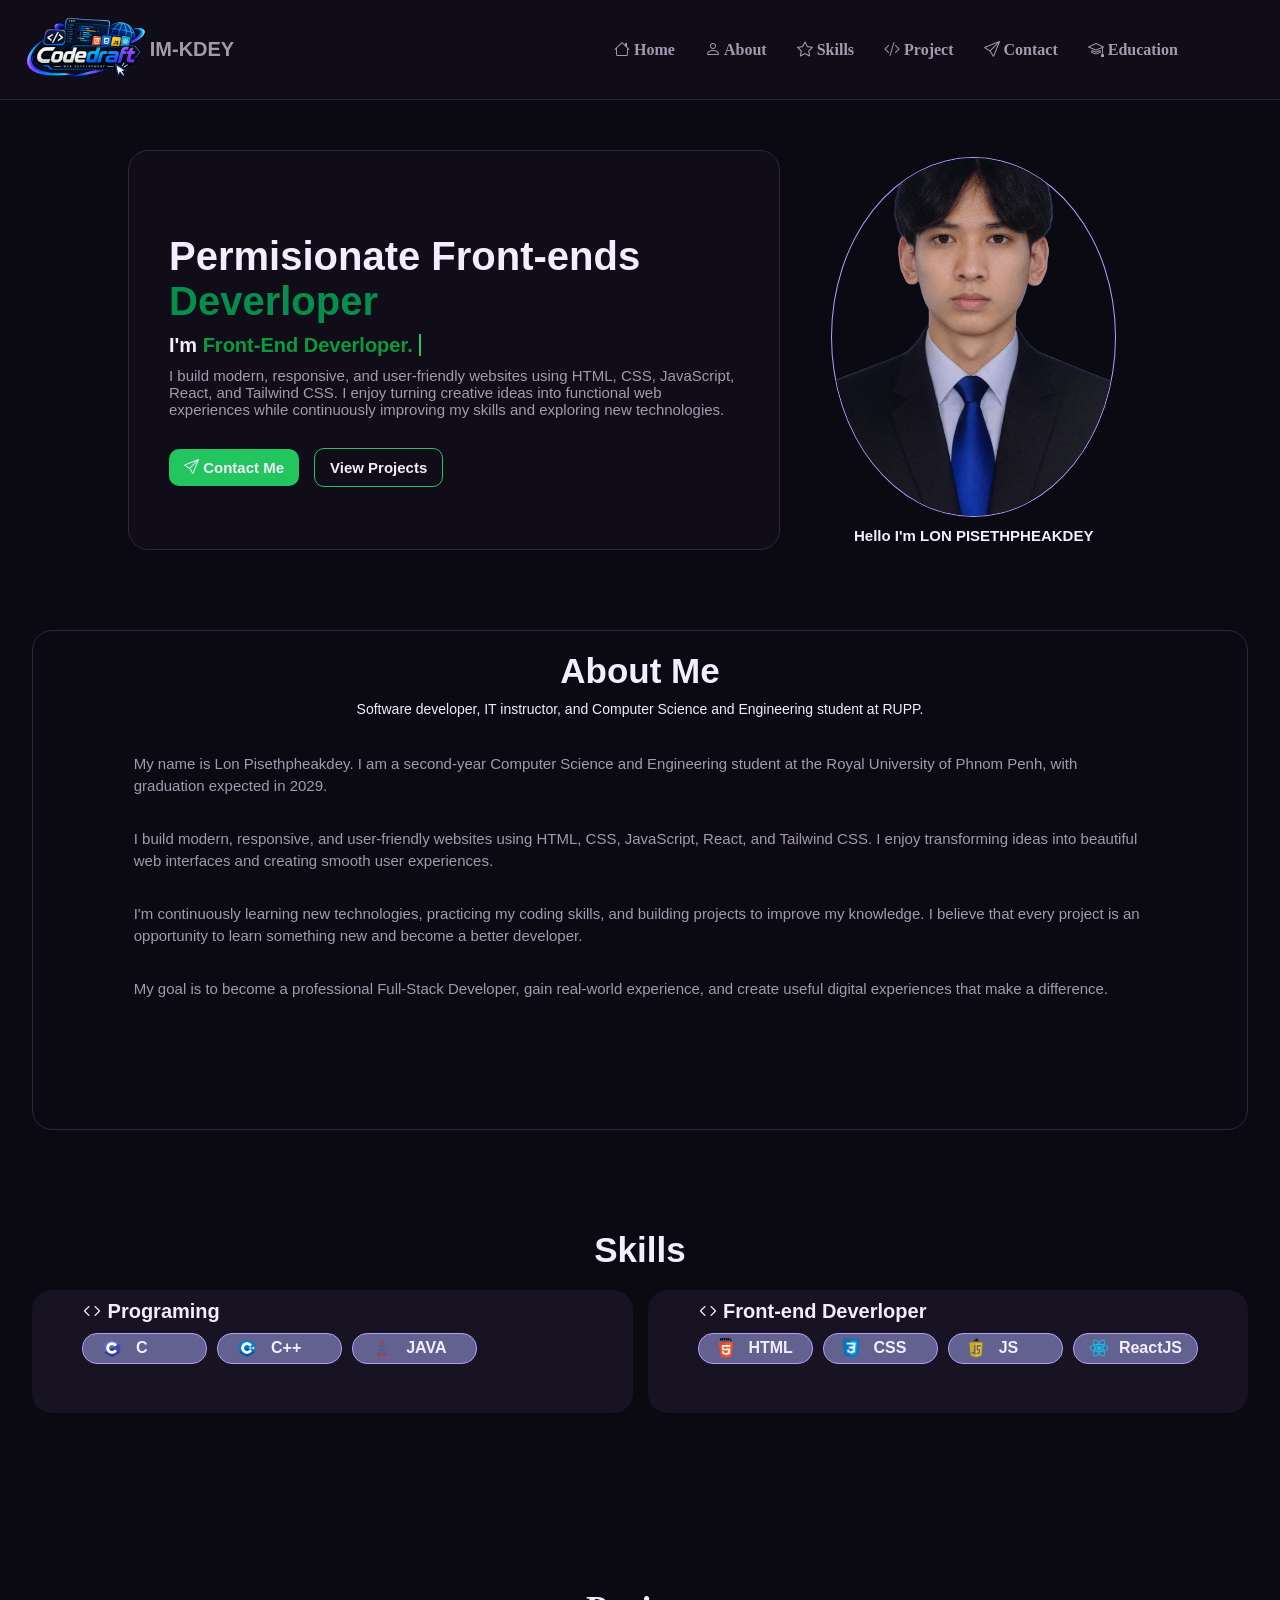
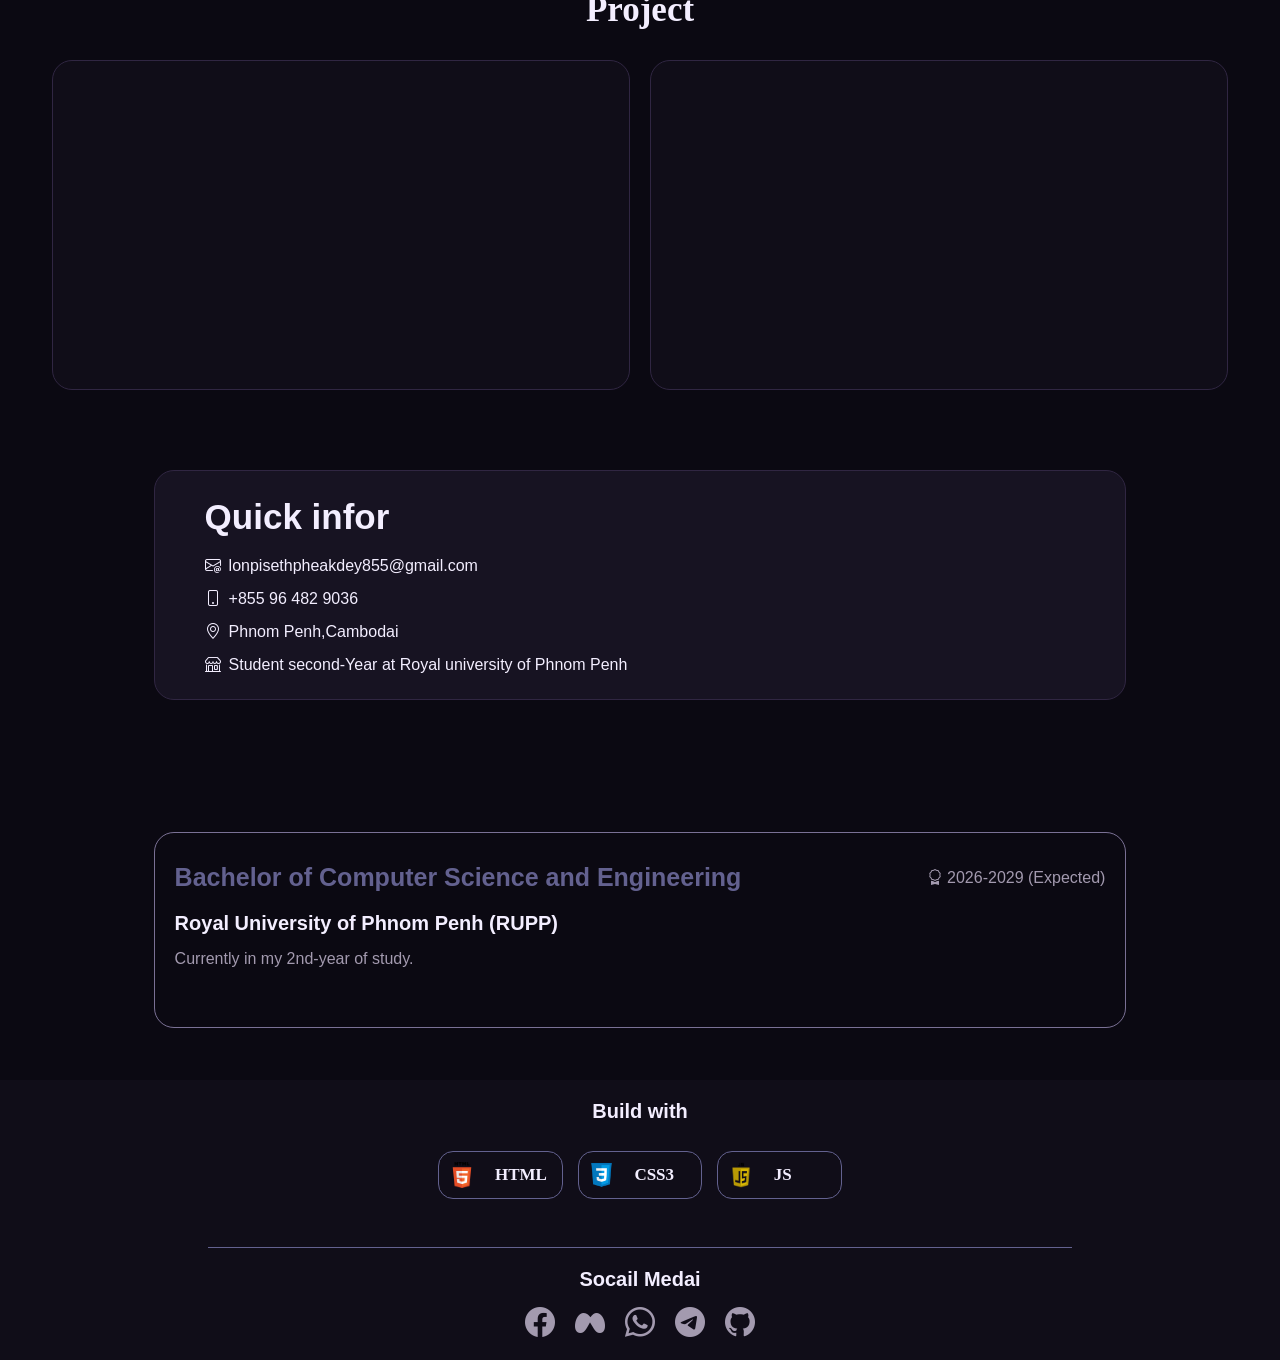
<file: index.html>
<!DOCTYPE html>
<html lang="en">
<head>
    <meta charset="UTF-8">
    <meta name="viewport" content="width=device-width, initial-scale=1.0">
    <title>Lon Pisethpheakdey</title>
    <link rel="stylesheet" href="style.css">
    <link rel="stylesheet" href="https://cdn.jsdelivr.net/npm/bootstrap-icons@1.13.2/font/bootstrap-icons.min.css">
    <link rel="shortcut icon" href="Assets/logo/my lg.png" type="image/x-icon">
    <link rel="stylesheet" href="loading.css">

      <!-- Open Graph -->
  <meta property="og:title" content="Lon Pisethpheakdey | Front-end Developer" />
  <meta property="og:description" content="I am a second-year Computer Science and Engineering student at the Royal University of Phnom Penh" />
  <meta property="og:image" content="https://lon-pisethpheakdey.vercel.app" href="Assets/imgs/My Picture.png" />
  <meta property="og:url" content="https://lon-pisethpheakdey.vercel.app/" />
  <meta property="og:type" content="website" />
  <meta property="og:site_name" content="Lon Pisethpheakdey Portfolio" />

  <!-- Google Verification -->
   <meta name="google-site-verification" content="b4crhxJnblnZi3Inhp6vboeUzCuUoaySIcyBYytjTmI" />
</head>
<body>  
    <!-- loading style -->
    <div id="loader" role="status" aria-label="Loading">
    <div class="loader-content">
        <div class="loader-logo">
            <span class="loader-ring"></span>
            <span class="loader-ring inner"></span>
            <img src="Assets/logo/my lg.png" alt="">
        </div>
        <h2 class="loader-name">Lon Pisethpheakdey</h2>
        <div class="loader-progress">
            <div class="loader-bar"><span></span></div>
            <span class="loader-percent">0%</span>
        </div>
    </div>
</div>
    <Header>
        <div class="logo">
            <img src="Assets/logo/my lg.png" alt="">
            <h2>Im-kdey</h2>
        </div>
        <div class="menu">
            <ul>
                <li><a href="#home"><i class="bi bi-house"></i> Home</a></li>
                <li><a href="#about"><i class="bi bi-person"></i> About</a></li>
                <li><a href="#skills"><i class="bi bi-star"></i> Skills</a></li>
                <li><a href="#project"><i class="bi bi-code-slash"></i> Project</a></li>
                <li><a href="#contact"><i class="bi bi-send"></i> Contact</a></li>
                <li><a href="#educate"><i class="bi bi-mortarboard"></i> Education</a></li>
            </ul>
            <ul class="second-menu">
                <li><a href="#home"><i class="bi bi-house"></i></a></li>
                <li><a href="#about"><i class="bi bi-person"></i> </a></li>
                <li><a href="#skills"><i class="bi bi-star"></i> </a></li>
                <li><a href="#project"><i class="bi bi-code-slash"></i> </a></li>
                <li><a href="#contact"><i class="bi bi-send"></i> </a></li>
                <li><a href="#educate"><i class="bi bi-mortarboard"></i> </a></li>
            </ul>
        </div>
    </Header>
    <div class="main">
        <div class="firstme" id="home">
             <div class="image-tab">
                <img src="Assets/imgs/My Picture.png" alt="">
                <h2 class="name">Hello i'm <span>Lon pisethpheakdey</span></h2>
            </div>
            <div class="about">
                <h2>Permisionate Front-ends <span style="color: #04904c;">Deverloper</span></h2>
                <p class="me">I'm <span class="span"></span></p>
                <p> I build modern, responsive, and user-friendly websites using HTML, CSS, JavaScript, React, and Tailwind CSS.
                     I enjoy turning creative ideas into functional web experiences while continuously
                     improving my skills and exploring new technologies.
                </p>
               <div class="btn"> 
                <button><a href="contact/contact.html"><i class="bi bi-send"></i> contact Me</a></button>
                <button><a href="#project">View Projects</a></button>
            </div>
            </div>
            <div class="image">
                <img src="Assets/imgs/IMG_7378.PNG" alt="">
                <h2 class="name">Hello I'm <span>Lon pisethpheakdey</span></h2>
            </div>
        </div>
        <div class="about" id="about">
            <div class="head">
                <h1>About Me</h1>
                <p>Software developer, IT instructor, and Computer Science and Engineering student at RUPP.</p>
            </div>
            <div class="section">
                <div class="aboutMe">
                    <p>My name is Lon Pisethpheakdey. I am a second-year Computer Science and Engineering student at the Royal University of Phnom Penh, with graduation expected in 2029.</p>
                    <p>I build modern, responsive, and user-friendly websites using HTML, CSS, JavaScript, React, and Tailwind CSS. I enjoy transforming ideas into beautiful web interfaces and creating smooth user experiences.</p>
                    <p>I'm continuously learning new technologies, practicing my coding skills, and building projects to improve my knowledge. I believe that every project is an opportunity to learn something new and become a better developer.</p>
                    <p>My goal is to become a professional Full-Stack Developer, gain real-world experience, and create useful digital experiences that make a difference.</p>
                </div>
                <div class="index">
                    <div class="code-card">
                        <div class="code-header">
                            <div class="dots">
                                <span></span>
                                <span></span>
                                <span></span>
                                <p>index.html</p>
                            </div>
                        </div><pre><code>
<span class="purple">const</span> <span class="white">Dev</span> = {
    <span class="blue">name</span>: <span class="green">"Lon Pisethpheakdey"</span>,
    <span class="blue">age</span>: <span class="orange">18</span>,
    <span class="blue">title</span>: <span class="green">"Frontend Developer"</span>,
    <span class="blue">skills</span>: [<span class="green">"HTML","CSS","JavaScript","React.js"</span>],
    <span class="blue">learner</span>: <span class="purple">true</span>
};
<span class="purple">export default</span> <span class="white">Dev</span>;
    </code></pre>
</div>
                </div>
                <!-- <div class="ibuild"><div class="index">
                    <div class="main-content">
                        <div class="header">
                            <div class="color"></div>
                            <div class="color"></div>
                            <div class="color"></div>
                            <p> index.html</p>
                        </div>
                        <div class="code">
                           <p>
                            const Dev={
                                name:"Lon Pisethpheakdey",
                                aga : 18,
                                title:"Front-end-Deverloper",
                                skill:["HTML","CSS","JAVAScript","Reactjs"],
                                learner:true
                            }
                            export defualt deverloper;
                           </p>
                        </div></div>


               

                    </div> -->
                </div>
        </div>
        <div class="skills" id="skills">
            <h1>Skills</h1>
            <div class="card-skill">
                <div class="skill">
                    <h2><i class="bi bi-code"></i> Programing</h2>
                    <div class="languages">
                        <div class="card-lang">
                            <div class="img">
                                <img src="Assets/imgs/c.png" alt="">
                            </div>
                            <div class="name">C</div>
                        </div>
                        <div class="card-lang">
                            <div class="img">
                                <img src="Assets/imgs/cpp.png" alt="">
                            </div>
                            <div class="name">C++</div>
                        </div>
                        <div class="card-lang">
                            <div class="img">
                                <img src="Assets/imgs/java.png" alt="">
                            </div>
                            <div class="name">JAVA</div>
                        </div>
                    </div>

                </div>
                <div class="skill">
                    <h2><i class="bi bi-code"></i> Front-end Deverloper</h2>
                    <div class="languages">
                        <div class="card-lang">
                            <div class="img">
                                <img src="Assets/imgs/html.png" alt="">
                            </div>
                            <div class="name">HTML</div>
                        </div>
                        <div class="card-lang">
                            <div class="img">
                                <img src="Assets/imgs/css.png" alt="">
                            </div>
                            <div class="name">CSS</div>
                        </div>
                        <div class="card-lang">
                            <div class="img">
                                <img src="Assets/imgs/js.png" alt="">
                            </div>
                            <div class="name">JS</div>
                        </div>
                         <div class="card-lang">
                            <div class="img">
                                <img src="Assets/imgs/react.png" alt="">
                            </div>
                            <div class="name">ReactJS</div>
                        </div>
                    </div>

                </div>
            </div>
            

        </div>
        <div class="project" id="project">
            <h1>Project</h1>
            <div class="main-project">
                <div class="project1"></div>
                <div class="project1"></div>
            </div>
            
        </div>
        <div class="contact" id="contact">
            <div class="to-contact">
                <h2>Quick infor</h2>
                <ul>
                    
                    <li><a href="mailto:"><i class="bi bi-envelope-at"></i>lonpisethpheakdey855@gmail.com</a></li>
                    <li ><a href="tel:+"><i class="bi bi-phone"></i>+855 96 482 9036</a></li>
                    <li><a href="https://maps.app.goo.gl/rpoaFdRh14E6RRu7A"><i class="bi bi-geo-alt"></i>Phnom Penh,Cambodai</a></li>
                    <li><a href="https://maps.app.goo.gl/2FAuFeL99HjwFXbU6"><i class="bi bi-shop"></i>Student second-Year at Royal university of Phnom Penh</a></li>
                </ul>
            </div>
        </div>
        <div class="educate" id="educate">
            <div class="educate-time">
                <div class="finish">
                    <h1>Bachelor of Computer Science and Engineering</h1>
                    <p><i class="bi bi-award"></i> 2026-2029 (Expected)</p>
                </div>
                <div class="locat">
                    <h2>Royal University of Phnom Penh (RUPP)</h2>
                    <p>Currently in my 2nd-year of study.</p>
                </div>
            </div>

        </div>
    </div>
    <footer id="footer">
        <div class="foot">
            <h4>Build with</h4>
            <div class="language-card">
                <div class="card-build">
                    <img src="Assets/imgs/html.png" alt="">
                    <p>HTML</p>
                </div>
                <div class="card-build">
                    <img src="Assets/imgs/css.png" alt="">
                    <p>CSS3</p>
                </div>
                <div class="card-build">
                    <img src="Assets/imgs/js.png" alt="">
                    <p>JS</p>
                </div>
            </div>
        </div>
        <div class="message">
            <h2>Socail Medai</h2>
            <div class="socail">
                <a href="https://www.facebook.com/share/1GzFiXxW8P/?mibextid=wwXIfr"><i class="bi bi-facebook"></i></a>
                <a href="@imkdey.114525"><i class="bi bi-meta"></i></a>
                <a href=""><i class="bi bi-whatsapp"></i></a>
                <a href="https://t.me/Pisethpheakdey_Lon"><i class="bi bi-telegram"></i></a>
                <a href="https://github.com/Im-kdey"><i class="bi bi-github"></i></a>
            </div>
        </div>

    </footer>   
</body>
<script src="main.js"></script>
</html>
</file>
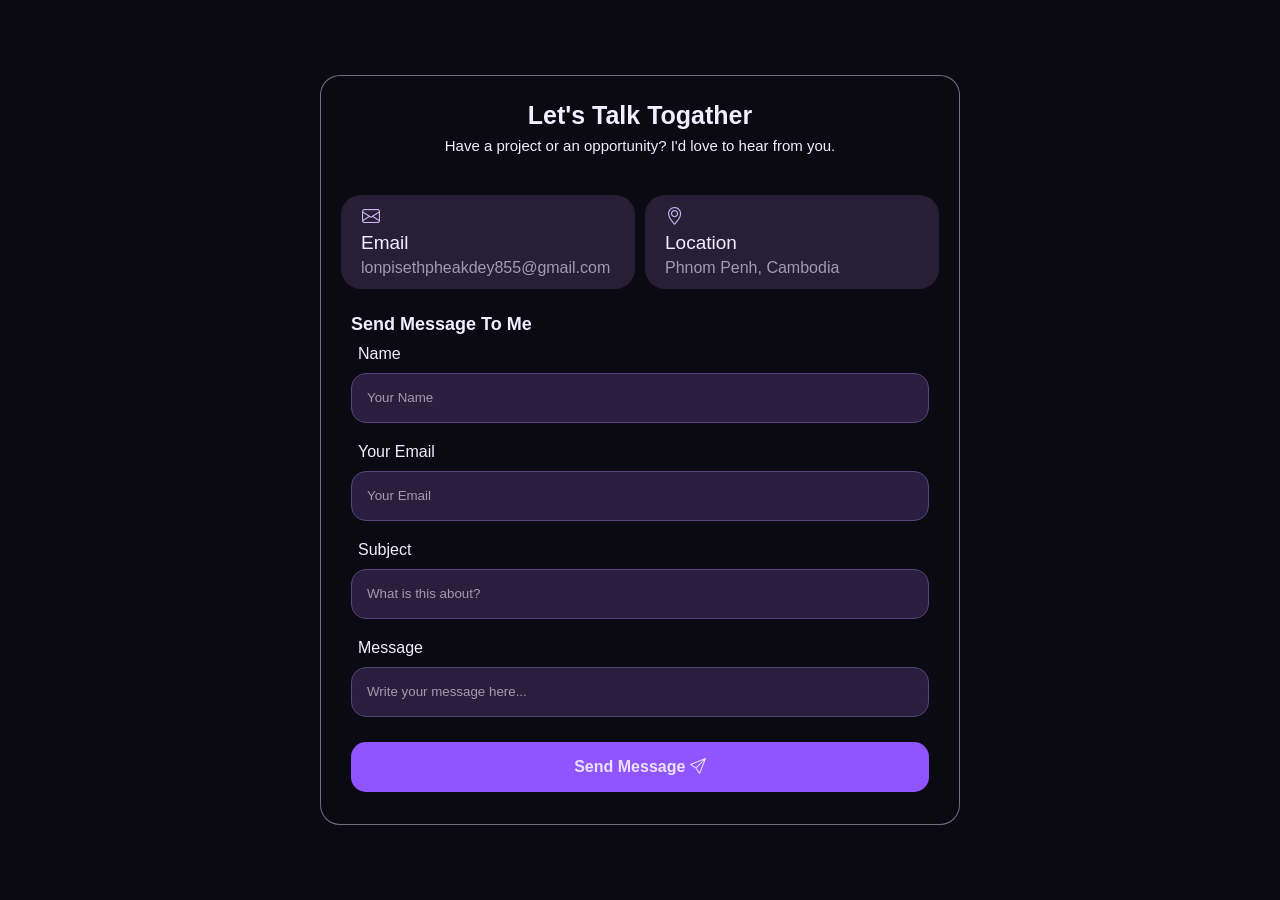
<file: contact/contact.html>
<!DOCTYPE html>
<html lang="en">
<head>
    <meta charset="UTF-8">
    <meta name="viewport" content="width=device-width, initial-scale=1.0">
    <title>Send Message</title>
    <link rel="stylesheet" href="contact.css">
    <link rel="stylesheet" href="https://cdn.jsdelivr.net/npm/bootstrap-icons@1.13.2/font/bootstrap-icons.min.css">
</head>
<body>
    <div class="container">
        <div class="form">
            <div class="title">
                <h2>let's talk togather</h2>
                <p>Have a project or an opportunity? I'd love to hear from you.</p>
            </div>
            <div class="cart">
                <div class="card">
                    <i class="bi bi-envelope"></i>
                    <p>Email</p>
                    <a href="mailto:">lonpisethpheakdey855@gmail.com</a>
                </div>
                <div class="card">
                    <i class="bi bi-geo-alt"></i>
                    <p>Location</p>
                    <a href="https://www.google.com/maps/place/AH11,+Phnom+Penh/@11.5626655,104.8552535,19z/data=!3m1!4b1!4m6!3m5!1s0x310951db5cd18f47:0x8593c6f8dcdd96a2!8m2!3d11.5626642!4d104.8558972!16s%2Fg%2F11g64x_scz?entry=ttu&g_ep=EgoyMDI2MTExNy4wIKXMDSoASAFQAw%3D%3D">Phnom Penh, Cambodia</a>
                </div>
            </div>
            <div class="message">
                <h3>Send Message To Me</h3>
                <div class="input-group">
                    <label for="">Name</label>
                    <input type="text" placeholder="Your Name">
                    <label for="">Your Email</label>
                    <input type="email" name="" id="" placeholder="Your Email">
                    <label for="">Subject</label>
                    <input type="text" placeholder="What is this about?">
                    <label for="">Message</label>
                    <input type="text" name="" id="ms" placeholder="Write your message here...">
                    <button type="submit">Send Message <i class="bi bi-send"></i></button>

                </div>
            </div>
        </div>
    </div>
    
</body>
<script src="contact.js"></script>
</html>
</file>
<file: style.css>
* {
  margin: 0;
  padding: 0;
  box-sizing: border-box;
  /* background-color: var(--bg); */
}

@font-face {
  font-family: "Montserrat", serif;
  src: url(Assets/font/Montserrat-VariableFont_wght.ttf) format(truetype);
}
@font-face {
  font-family: "NovaFlat", serif;
  src: url(Assets/font/NovaFlat-Regular.ttf) format(truetype);
}


:root {
  --bg: #0b0912;
  --txt: #f3eeff;
  --card: #171322;
  --border: #302642;
  --secondary-txt: #a39aaf;
  --main-font: "Montserrat", sans-serif;
  --font-name: "NovaFlat", sans-serif;
}
html{
    scroll-behavior: smooth;
    position: absolute;
   
}
Header {
  height: 100px;
  background-color: #100d18;
  border-bottom: 1px solid #302642;
  display: flex;
  justify-content: space-between;
  padding-inline: 90px;
  position: fixed;
  z-index: 3;
  

  .logo {
    width: 20%;
    height: 100%;
    display: flex;
    align-items: center;
    justify-content: center;
    img {
      width: 50%;
      object-fit: cover;
    }
    h2 {
      color: var(--secondary-txt);
      font-family: var(--main-font);
      text-transform: uppercase;
      font-size: 20px;
      font-weight: bold;
    }
  }
  .menu {
    .second-menu{
      display: none;
    }
    width: 60%;
    height: 100%;
    display: flex;
    align-items: center;
    justify-content: center;
    ul {
      display: flex;
      list-style: none;
      li {
        display: flex;
        align-items: center;
        justify-content: center;
        a {
          padding: 10px 15px;
          text-decoration: none;
          color: var(--secondary-txt);
          font-weight: 600;
          border-radius: 15px;
        }
      }
      li:hover a {
        color: var(--txt);
        background-color: #171322;
      }
    }
  }
}
.main {
  height: 100%;
  background-color: #0b0912;
  display: flex;
  flex-direction: column;
  align-items: center;
  gap: 80px;
  #home {
    scroll-margin-top: 150px;
}
  .firstme {
    margin-top: 150px;
    width: 80%;
    height: 400px;
    display: flex;
    gap: 15px;
    .about {
      width: 60%;
      height: 100%;
      /* background-color: #0b0912; */
      background-color: #100d18;
      border-radius: 20px;
      /* font-family: var(--main-font); */
      font-family: var(--main-font);
      display: flex;
      flex-direction: column;
      justify-content: center;
      gap: 10px;
      color: var(--txt);
      padding-inline: 40px;
      h2 {
        font-size: 40px;
        font-weight: 600;
      } 
      .me {
        font-size: 20px;
        text-transform: capitalize;
        font-family: var(--font-name);
        font-weight: bold;
        color: var(--txt);span{
          position: relative;
        }
        .span::before{
          color: #089c3e;
          content: "Front-end Deverloper.";
          animation: word 5s infinite;
        }
        .span::after{
          content: " ";
          height: 100%;
          /* width: 0; */
          width: calc(100%+8px);
          background-color: #100d18;
          position: absolute;
          right: -8px;
          border-left: 2px solid #22c55e;
          animation: cursor .85s infinite,typing 25s steps(14) infinite;
        }
      }
      p {
        font-size: 15px;
        color: var(--secondary-txt);

      }
      .btn {
        width: 100%;
        display: flex;
        align-items: center;
        /* justify-content: center; */
        margin-top: 20px;
        gap: 15px;
        button {
          /* width: 20%; */
          padding: 10px 15px;
          border: none;
          border-radius: 10px;
          background-color: #22c55e;
          cursor: pointer;
          transition: all 0.25s ease-in-out;
          a {
            text-decoration: none;
            color: var(--txt);
            text-transform: capitalize;
            font-size: 15px;
            font-weight: 600;
          }
        }
        button:nth-child(2) {
          background-color: rgba(238, 234, 234, 0);
          /* border: 1px solid var(--border); */
          border: 1px solid #22c55e;
        }
        button:hover {
          transform: translateY(-8px);
          box-shadow: 0 5px 7px #10301c;
        }
      }
    }
     .image-tab {
      width: 45%;
      height: 100%;
      /* background-color: #100D18; */
      border-radius: 20px;
      display: none;
      flex-direction: column;
      align-items: center;
      justify-content: center;
      gap: 10px;
      img {
        width: 50%;
        height: 90%;
        object-fit: cover;
        border-radius: 50%;
        border: 1px solid #b69cff;
        transform: scale(1);
        transition: all 0.3s ease-in-out;
        overflow: hidden;
        cursor: pointer;
      }
      img:hover {
        box-shadow: 0 5px 5px #3d08cf;
        transform: scale(1.02);
      }
      .name {
        font-family: var(--font-name);
        color: var(--txt);
        text-transform: capitalize;
        span {
          text-transform: uppercase;
        }
      }
    }
    .image {
      width: 45%;
      height: 100%;
      /* background-color: #100D18; */
      border-radius: 20px;
      display: flex;
      flex-direction: column;
      align-items: center;
      justify-content: center;
      gap: 10px;
      img {
        width: 50%;
        height: 90%;
        object-fit: cover;
        border-radius: 50%;
        border: 1px solid #b69cff;
        transform: scale(1);
        transition: all 0.3s ease-in-out;
        overflow: hidden;
        cursor: pointer;
      }
      img:hover {
        box-shadow: 0 5px 5px #3d08cf;
        transform: scale(1.02);
      }
      .name {
        font-family: var(--font-name);
        color: var(--txt);
        text-transform: capitalize;
        span {
          text-transform: uppercase;
        }
      }
    }
  }
  
   #about {
    scroll-margin-top: 150px;
}
.about {
  width: 80%;
  height: 500px;
  border: 1px solid var(--border);
  border-radius: 20px;
    display: flex;
    flex-direction: column;
    padding-top: 20px;

    .head {
      height: 20%;
      gap: 10px;
      display: flex;
      flex-direction: column;
      align-items: center;
      font-family: var(--main-font);
      color: var(--txt);
      h1 {
        font-size: 35px;
      }
      p {
        font-size: 14px;
      }
    }
    .section {
      
      width: 100%;
      height: 90%;
      display: flex;
      justify-content: center;
      .aboutMe {
        width: 55%;
        height: 100%;
        font-family: var(--main-font);
        color: var(--secondary-txt);
        padding-inline: 40px;
        padding-top: 15px;
        display: flex;
        flex-direction: column;
        gap: 30px;
        p {
          line-height: 1.5;
          font-size: 16px;
        }
      }
      .index {
        width: 45%;
        height: 100%;
        display: flex;
        align-items: center;
        justify-content: center;
            .code-card {
                width: 80%;
                height: 80%;
                background: #100D18;
                border: 1px solid #302642;
                border-radius: 14px;
                overflow: hidden;
                box-shadow: 0 10px 35px rgba(0,0,0,.3);
                transition: .3s ease;
                cursor: pointer;
            }

            .code-card:hover {
                border-color: #B69CFF;
                transform: translateY(-5px);
                box-shadow: 0 0 25px rgba(182,156,255,.2);
            }

            .code-header {
                display: flex;
                align-items: center;
                justify-content: center;
                position: relative;
                padding: 12px;
                background: #171322;
                border-bottom: 1px solid #302642;
            }

            .code-header p {
                color: #A39AAF;
                margin: 0;
                font-size: 13px;
                display: flex;
                gap: 10px;
                align-items: center;
                justify-content: center;
            }

            .dots {
                position: absolute;
                left: 15px;
                display: flex;
                gap: 6px;
            }

            .dots span {
                width: 10px;
                height: 10px;
                border-radius: 50%;
            }

            .dots span:nth-child(1) { background: #FF5F57; }
            .dots span:nth-child(2) { background: #FEBC2E; }
            .dots span:nth-child(3) { background: #28C840; }

            .code-card pre {
                padding: 20px;
                overflow-x: auto;
                color: #F3EEFF;
                font-size: 14px;
                line-height: 1.8;
            }

            .purple { color: #C792EA; }
            .blue   { color: #82AAFF; }
            .green  { color: #A5E075; }
            .orange { color: #F6C177; }
            .white  { color: #F3EEFF; }

        /* .main-content {
          width: 80%;
          height: 80%;
          border: 1px solid #178740;
          border-radius: 15px;
          .header {
            width: 100%;
            height: 10%;
            display: flex;
            align-items: center;
            padding-inline: 15px;
            border-bottom: 1px solid #178740;
            gap: 5px;
            .color {
              width: 12px;
              height: 12px;
              background-color: red;
              border-radius: 50%;
            }
            .color:nth-child(2) {
              background-color: rgb(234, 234, 47);
            }
            .color:nth-child(3) {
              background-color: rgb(63, 234, 47);
            }
            p {
              font-family: var(--main-font);
              color: var(--txt);
              font-size: 13px;
              font-weight: 700;
            }
          }
          
        } */
      } 
    }
  }
   #skills {
    scroll-margin-top: 150px;
}
  .skills{
    width: 80%;
    height: 300px;
    /* background-color: #a39aaf; */
    display: flex;
    flex-direction: column;
    gap: 20px;
    align-items: center;
    padding-top: 20px;
    /* justify-content: center; */
    h1{
        color: var(--txt);
        font-family: var(--main-font);
        font-size: 35px;

    }
    .card-skill{
        width: 100%;
        height: 55%;
        /* background-color: #10301c; */
        /* display: flex; */
        display: grid;
        grid-template-columns: repeat(2,1fr);
        gap: 15px;
        .skill:hover{
            transform:translateY(-6px);
            border: 1px solid var(--secondary-txt);
            box-shadow: 0 5px 7px #35344d;
        }
        .skill{
            /* transform: scale(1); */
            transition: all 0.25s ease-in-out;
            padding-block: 10px;
            padding-inline: 50px;
            width: 100%;
            height: 80%;
            background-color: var(--card);
            border-radius: 20px;
            border: var(--border);
            display: flex;
            flex-direction: column;
            cursor: pointer;
            gap: 10px;
            h2{
                color: var(--txt);
                font-family: var(--main-font);
                font-size: 20px;
            }
            .languages{
                /* background-color: #28C840; */
                /* display: grid; */
                display: flex;
                gap: 10px;
                width: 100%;
                height: 60%;
                .card-lang:hover{
                    transform: scale(1.04);
                    
                }
                .card-lang{
                    transform: scale(1);
                    transition: all 0.25s ease-in-out;
                    cursor: pointer;
                    width: 25%;
                    height: 50%;
                    background-color: #63618f;
                    border: 1px solid #B69CFF;
                    border-radius: 15px;
                    display: flex;
                    padding-inline: 15px;
                    align-items: center;
                    gap: 10px;
                    /* background-color: #28C840; */
                    /* justify-content: center; */
                    .img{
                        width: 30%;
                        height: 100%;
                        /* background-color: #22c55e; */
                        display: flex;
                        align-items: center;
                        justify-content: center;
                        /* padding-inline: 10px; */
                        img{
                            width: 20px;
                        }
                    }
                    .name{
                        font-family: var(--font-name);
                        color: var(--txt);
                        font-weight: bold;
                    }
                }
            }
        }
    }
  }
   #project {
    scroll-margin-top: 150px;
}
  .project{
    width: 80%;
    height: 400px;
    /* background-color: #c4b4ee; */
    display: flex;
    flex-direction: column ;
    padding-inline: 20px;
    gap: 30px;
    justify-content: center;
    align-items: center;
    h1{
        font-size: 35px;
        color: var(--txt);
    }
    .main-project{
        width: 100%;
        height: 100%;
        display: flex;
        gap: 20px;
       .project1{
         width: 50%;
        height: 100%;
        background-color: #100D18;
        border: 1px solid var(--border);
        border-radius: 20px;  
       }
    }
  }
   #contact {
    scroll-margin-top: 160px;
}
  .contact{
    width: 80%;
    height: 230px;
    /* background-color: #A39AAF; */
    display: flex;
    /* align-items: center; */
    justify-content: center;
    font-family: var(--main-font);
    color: var(--txt);
    cursor: pointer;
    h2{
        font-size: 35px;
    }
    .to-contact{
        width: 60%;
        height: 100%;
        padding-inline: 50px;
        background-color: var(--card);
        border: 1px solid var(--border);
        border-radius: 20px;
        display: flex;
        flex-direction: column;
        gap: 20px;
        transition: all 0.3s ease-in-out;
        justify-content: center;
        ul{
            list-style: none;
            display: flex;
            flex-direction: column;
            gap: 15px;
            li{
                a{
                    text-decoration: none;
                    color: var(--txt);
                    display: flex;
                    gap: 8px;
                }
            }
            li:hover a{
                text-decoration: underline;
                color: var(--secondary-txt);
            }
        }
    }
    .to-contact:hover{
        border: 1px solid var(--secondary-txt);
        transform: translateY(-10px);
    }
  }
  .educate{
    width: 80%;
    height: 300px;
    /* background-color: #3d08cf; */
    display: flex;
    align-items: center;
    justify-content: center;
    padding-block: 10px;
    .educate-time{
        border-radius: 20px;
        border: 1px solid #978cb7cb;
        width: 80%;
        height: 70%;
        padding-block: 30px;
        padding-inline: 20px;
        display: flex;
        flex-direction: column;
        gap: 20px;
        
        transform: scale(1);
        transition: all 0.25s ease-in-out;
        /* background-color: var(--card); */
        background-color: rgba(220, 220, 220, 0);
        .finish{
            display: flex;
            /* flex-direction: column; */
            justify-content: space-between;
            align-items: center;
            font-family: var(--main-font);
            h1{
                /* color: var(--txt); */
                color: #63618f;
                font-size: 25px;
            }
            p{
                color: var(--secondary-txt);
            }
        }
        .locat{
            font-family: var(--main-font);
            display: flex;
            flex-direction: column;
            gap: 15px;
            h2{
                color: var(--txt);
                font-size: 20px;
            }
            p{
                color: var(--secondary-txt);
            }
        }
    }
    .educate-time:hover{
        border: 1px solid #82AAFF;
        transform: scale(1.02);
    }
  }
}
@keyframes cursor {
     to{
       border-left:2px solid var(--bg);
     
    }
    
}
@keyframes word {
  0%,100%{
    content: "Front-end Deverloper.";
  }
  
}
@keyframes typing {
        10%,15%,30%,35%,50%,55%,70%,75%,90%,95%{
            width: 0;
        }
        0%,5%,20%,25%,40%,45%,60%,65%,80%,85%,100%{
            width: calc(100% + 8px);
        }
        
    }
footer{
    height: 280px;
    background-color: #100D18;
    padding-inline: 100px;
    display: flex;
    flex-direction: column;
    align-items: center;
    justify-content: center;
    .foot{
      width: 80%;
      height: 60%;
      padding-block: 20px;
      /* background-color: #28C840; */
      display: flex;
      flex-direction: column;
      /* justify-content: center; */
      align-items: center;
      gap: 20px;
      border-bottom: 1px solid #63618f;
      h4{
        font-family: var(--main-font);
        color: var(--txt);
        font-size: 20px;
      }
      .language-card{
        width: 80%;
        height: 50%;
        display: flex;
        align-items: center;
        justify-content: center;
        gap: 15px;
        .card-build{
          width: 18%;
          height: 75%;
          /* background-color: #82AAFF; */
          border: 1px solid #63618f;
          border-radius: 15px;
          display: flex;
          align-items: center;
          padding-inline: 10px;
          cursor: pointer;
          gap: 20px;
          transform: scale(1);
          transition: all 0.25s ease-in-out;
          img{
            width: 25%;
          }
          p{
            color: var(--txt);
            font-weight: bold;
            font-size: 17px;
          }
        }
        .card-build:hover{
          border:1px solid #82AAFF;
          transform: scale(1.05);
        }
      }
    }
    .message{
      width: 80%;
      height: 40%;
      display: flex;
      flex-direction: column;
      align-items: center;
      padding-block: 20px;
      gap: 15px;
      h2{
        color: var(--txt);
        font-family: var(--main-font);
        font-size: 20px;
      }
      .socail{
        display: flex;
        gap: 20px;
        a{
          cursor: pointer;
          transition: all 0.3s ease-in-out;
          i{
          font-size: 30px;
          color: var(--secondary-txt);
        }
      }
      a:hover i{
        color: var(--txt);

      }
        
      }
      /* justify-content: center; */
      /* background-color: #63618f; */
    }
}
@media screen and (max-width:1280px) {
  header{
    padding-inline: 0;
  }
  .main{
    .firstme{
      display: flex;
      /* flex-direction: column; */
      /* align-items: center; */
      /* height: 650px; */
      .image-tab{
      /* display: flex; */
      /* width: 50%; */
      /* background-color: #28C840; */
      h2{
        font-size: 15px;
      }
      }
      .about{
        width: 80%;
      }
      .image{
        /* background-color: #22c55e; */
        img{
          width: 80%;
          border-radius:50% ;
        }
        h2{
          font-size: 15px;
        }
      }
    }
    
    .about{
      width: 95%;
      .section{
        .aboutMe{
          width: 90%;
          /* gap: 20px; */
          gap: 30px;
          p{
            font-size: 15px;
          }
        }
        .index{
          display: none;
        }

      }
      
    }
    .skills{
      width: 95%;
    }
    .project{
      width: 95%;
    }
    .contact{
      .to-contact{
        width: 95%;
      }
    }
    .educate{
      width: 95%;
    }
    footer{
      .foot{
        width: 100%;
        padding-block: 0;
        .language-card{
          width: 95%;
          background-color: #28C840;
          display: grid;
          grid-template-columns: repeat(2,1fr);
          .card-build{
            width: 25%;
          }
        }
      }
    }
  }
  footer {
    width: 100%;
    background-color: #100D18;
}

footer .footer-content {
    max-width: 1200px;
    margin: 0 auto;
    padding-inline: 40px;
}
  
}
@media screen and (max-width:1024px) and  (min-width:768px) {
  header{
    .logo{
      width: 30%;
      img{
        width: 40%;
      }
      h2{
        font-size: 17px;
      }
    }
    .menu{
      width: 70%;
      /* background-color: #22c55e; */
      display: flex;
      justify-content: end;
      padding-right: 50px;
      ul{
        display: none;
      }
      .second-menu{
        display: flex;
        li{
          a{
            font-size: 23px;
          }
        }
      }
    }
    

  }
  .main{
    .firstme{
      display: flex;
      flex-direction: column;
      align-items: center;
      height: 650px;
      .image-tab{
      display: flex;
      width:80%;
      h2{
        font-size: 20px;
      }
      }
      .about{
        width: 80%;
      }
      .image{
        display: none;
      }
    }
    .about{
      .section{
       
        .aboutMe{
          gap: 10px;
          font-size: 15px;
        }
      }

    }
    .skills{
      .card-skill{
        width: 80%;
        display: flex;
        flex-direction: column;
        .skill{
         .languages{
          width: 100%;
           .card-lang{
            width: 20%;
            height: 100%;
            gap: 5px;
            .img{
              width: 50%;
              img{
                width: 20px;
              }
            }
            .name{
              font-size: 15px;
            }
          }
         }
        }
      }
    }
    .contact{
      .to-contact{
        width: 100%;
      }
    }
    .educate{
      .educate-time{
        width: 95%;
        .finish{
          h1{
            font-size: 20px;
          }
          p{
            font-size: 15px;
          }
        }
        .locat{
          h2{
            font-size: 17px;
          }
          p{
            font-size: 15px;
          }
        }
      }
    }
  }
   footer {
        height: auto;
        min-height: 280px;
        padding: 30px 40px;
        gap: 15px;
    }

    footer .foot {
        width: 90%;
        height: auto;
        padding-block: 15px;
        gap: 15px;
    }

    footer .foot h4 {
        font-size: 19px;
    }

    footer .language-card {
        width: 100%;
        height: auto;
        gap: 10px;
    }

    footer .card-build {
        width: 25%;
        min-height: 60px;
        padding-inline: 10px;
        display: flex;
        gap: 5px;
    }

    footer .card-build img {
        width: 30%;
        max-width: 35px;
    }

    footer .card-build p {
        font-size: 10px;
    }

    footer .message {
        width: 90%;
        height: auto;
        padding-block: 15px;
        gap: 12px;
    }

    footer .message h2 {
        font-size: 19px;
    }

    footer .socail {
        gap: 22px;
    }

    footer .socail a i {
        font-size: 27px;
    }

   
  
}
@media screen and (max-width:767px) {
  header{
    bottom: 0;
    width: 100%;
    display: flex;
    align-items: center;
    justify-content: center;
    background-color: #100d1888;
    .logo{
      display: none;
      width: 0;
      
      img{
        width: 40%;
      }
      h2{
        font-size: 17px;
      }
    }
    .menu{
      width: 80%;
      height: 80px;
      display: flex;
      justify-content: center;
      background-color: #30264275;
      align-items: center;
      border-radius: 50px ;
      ul{
        display: none;
      }
      .second-menu{
        width: 100%;
        display: flex;
        align-items: center;
        justify-content: center;
        li{
          a{
            font-size: 23px;
          }
        }
      }
    }
  }
  .main{
    gap: 40px;
    .firstme{
      margin-top: 10px;
      display: flex;
      flex-direction: column;
      align-items: center;
      height: 400px;
      .image-tab{
      display: flex;
      width: 250px;
      height: 200px;
      /* height: 50%; */
      /* background-color: #28C840; */
      h2{
        font-size: 10px;
      }
      }
      .about{
        width: 100%;
        /* margin-top: 0; */
        padding-inline: 10px;
        padding-block: 10px;
        height: 50%;
        h2{
          font-size: 15px;
        }
        .me{
          font-size: 10px;
        }
        p{
          font-size: 12px;
        }
        .btn{
          margin-top: 5px;
          button{
            padding: 10px 15px;
            a{
              font-size: 8px;
            }
  
          }
        }
      }
      .image{
        display: none;
      }
    }
    .about{
      width: 95%;
      height: 350px;
      
      /* padding-top: 0px; */
      .head{
        height: 15%;
        h1{
          font-size: 17px;
        }
        p{
          font-size: 9px;
        }
      }
      .section{
        .aboutMe{
          gap: 10px;
          width: 100%;
          p{
            font-size: 10px;
          }
        }
      }
    }
    .skills{
      /* background-color: #28C840; */
      height: 200px;
      h1{
        font-size: 17px;
      }
      .card-skill{
        display: flex;
        flex-direction: column;
        .skill{
          h2{
            font-size: 14px;
          }
          .languages{
            .card-lang{
              gap: 5px;
              width: 25%;
              height: 100%;
              .name{
                font-size: 8px;
              }
            }
          }
        }
      }
    }
    .project{
      display: flex;
      /* background-color: #22c55e; */
      /* border: 1px solid #221c33; */
      width: 100%;
      padding-top: 15px;
      height: 600px;
      /* justify-content: center; */
      h1{
        font-size: 17px;
      }
      .main-project{
        align-items: center;
        display: flex;
        flex-direction: column;
        .project1{
          width: 85%;
          height: 250px;
        }
      }
    }
    .contact{
      width: 95%;
      height: 200px;
      h2{
        font-size: 17px;
      }
      .to-contact{
        width: 100%;
        padding-inline: 20px;
        ul{
          li{
            a{
              font-size: 12px;
            }
          }
        }
      }
    }
    .educate{
      width: 100%;
      height: 220px;
      padding-block: 0;
      .educate-time{
        gap: 10px;
        width: 95%;
        .finish{
          gap: 14px;
          h1{
            font-size: 17px;
          }
          p{
            font-size: 10px;
            line-height: 1.5;
          }
        }
        .locat{
          gap: 10px;
          h2{
            font-size: 13px;
          }
          p{
            font-size: 10px;
          }
        }

      }
    }
  }
 
  footer {
        height: auto;
        padding: 25px 15px;
        gap: 20px;
        .foot {
            width: 100%;
            height: auto;
            gap: 15px;
            h4 {
                font-size: 17px;
            }
            .language-card {
                width: 100%;
                height: auto;
                flex-wrap: wrap;
                gap: 10px;
                .card-build {
                    width: 30%;
                    min-width: 80px;
                    height: 55px;
                    padding-inline: 8px;
                    gap: 8px;
                    img {
                        width: 25%;
                    }
                    p {
                        font-size: 13px;
                    }
                }
            }
          }
        .message {
            width: 100%;
            height: auto;
            padding-block: 10px;
            gap: 12px;
            h2 {
                font-size: 17px;
                /* display: none; */
            }
            .socail {
                gap: 18px;
                height: 100px;
                a {
                  i {
                      /* display: none; */
                        font-size: 25px;
                    }
                }
            }
        }
    }
}
</file>
<file: loading.css>
/* ===== Loading screen ===== */
body.loading {
  overflow: hidden;
}

#loader {
  position: fixed;
  inset: 0;
  z-index: 9999;
  display: grid;
  place-items: center;
  background: var(--bg, #0b0912);
  transition: transform 0.8s cubic-bezier(0.77, 0, 0.18, 1);
  /* Failsafe: if loader.js never runs, the screen hides itself after 10s */
  animation: loaderFailsafe 0.4s ease 10s forwards;
}

#loader.loader-hide {
  transform: translateY(-100%);
}

.loader-content {
  display: flex;
  flex-direction: column;
  align-items: center;
  gap: 22px;
  transition: opacity 0.3s ease;
}

#loader.loader-hide .loader-content {
  opacity: 0;
}

/* Logo with two spinning arcs */
.loader-logo {
  position: relative;
  width: 128px;
  height: 128px;
  display: grid;
  place-items: center;
}

.loader-logo img {
  width: 60px;
  height: 60px;
  object-fit: contain;
  animation: loaderPulse 2s ease-in-out infinite;
}

.loader-ring {
  position: absolute;
  inset: 0;
  border-radius: 50%;
  border: 2px solid var(--border, #302642);
  border-top-color: #22c55e;
  box-shadow: 0 0 24px rgba(34, 197, 94, 0.12);
  animation: loaderSpin 1.1s linear infinite;
}

.loader-ring.inner {
  inset: 14px;
  border-top-color: #b69cff;
  box-shadow: none;
  animation-duration: 1.7s;
  animation-direction: reverse;
}

/* Name, same style as the header logo */
.loader-name {
  font-family: var(--main-font, sans-serif);
  font-size: 20px;
  font-weight: 700;
  text-transform: uppercase;
  color: var(--secondary-txt, #a39aaf);
}

/* Progress bar + percentage */
.loader-progress {
  width: 220px;
  display: flex;
  flex-direction: column;
  align-items: center;
  gap: 10px;
}

.loader-bar {
  width: 100%;
  height: 4px;
  border-radius: 4px;
  background: var(--border, #302642);
  overflow: hidden;
}

.loader-bar span {
  display: block;
  width: 0;
  height: 100%;
  border-radius: 4px;
  background: linear-gradient(90deg, #22c55e, #b69cff);
}

.loader-percent {
  font-family: var(--font-name, sans-serif);
  font-size: 14px;
  color: var(--txt, #f3eeff);
  font-variant-numeric: tabular-nums;
}

@keyframes loaderSpin {
  to {
    transform: rotate(360deg);
  }
}

@keyframes loaderPulse {
  0%,
  100% {
    transform: scale(0.92);
    opacity: 0.8;
  }
  50% {
    transform: scale(1);
    opacity: 1;
  }
}

@keyframes loaderFailsafe {
  to {
    opacity: 0;
    visibility: hidden;
    pointer-events: none;
  }
}

/* Mobile */
@media screen and (max-width: 767px) {
  .loader-logo {
    width: 104px;
    height: 104px;
  }
  .loader-logo img {
    width: 48px;
    height: 48px;
  }
  .loader-ring.inner {
    inset: 12px;
  }
  .loader-name {
    font-size: 17px;
  }
  .loader-progress {
    width: 180px;
  }
}

/* Respect "reduce motion" settings */
@media (prefers-reduced-motion: reduce) {
  .loader-logo img {
    animation: none;
  }
  .loader-ring {
    animation-duration: 3s;
  }
  #loader {
    transition: opacity 0.4s ease;
  }
  #loader.loader-hide {
    transform: none;
    opacity: 0;
  }
}
</file>
<file: contact/contact.css>
*{
    margin: 0;
    padding: 0;
    box-sizing: border-box;
}
@font-face {
  font-family: "Montserrat", serif;
  src: url(../Assets/font/Montserrat-VariableFont_wght.ttf) format(truetype);
}
@font-face {
  font-family: "NovaFlat", serif;
  src: url(../Assets/font/NovaFlat-Regular.ttf) format(truetype);
}
:root {
  --bg: #0b0912;
  --txt: #f3eeff;
  --card: #171322;
  --border: #302642;
  --secondary-txt: #a39aaf;
  --main-font: "Montserrat", sans-serif;
  --font-name: "NovaFlat", sans-serif;
}
.container{
    height: 100vh;
    background-color: #0b0912;
    display: flex;
    align-items: center;
    justify-content: center;
    font-family: var(--main-font);
    
    .form{
        margin-inline: 20px;
        padding-inline: 20px;
        width: 50%;
        height: 750px;
        background-color: #0b0912;
        border: 1px solid #a39aafb0;
        border-radius: 20px;
        overflow: hidden;
        display: flex;
        flex-direction: column;
        gap: 10px;
        .title{
            height: 15%;
            width: 100%;
            /* background-color: #171322; */
            display: flex;
            align-items: center;
            justify-content: center;
            color: #f3eeff;
            flex-direction: column;
            gap: 7px;
            h2{
                font-size: 25px;
                text-transform: capitalize;
            }
            p{
                font-size: 15px;
            }
        }
        .cart{
        width: 100%;
        height: 15%;
        display: flex;
        gap: 10px;
        align-items: center;
        justify-content: center;
        .card{
            width: 50%;
            height: 90%;
            background-color: #302642c3;
            border-radius: 20px;
            display: flex;
            padding-inline: 20px;
            flex-direction: column;
            justify-content: center;
            gap: 5px;
            i{
                color: #c6b4f1 ;
                margin-left: 1px;
                font-size: 18px;

            }
            p{
                font-size: 19px;
                color: #f3eeff;
            }
            a{
                text-decoration: none;
                color: #a39aaf;
            }
            a:hover{
                text-decoration: underline;
            }
    }
        }
        .message{
            width: 100%;
            height: 75%;
            /* background-color: #1a1423ca; */
            /* border: 1px solid #5e4a7896; */
            border-radius: 20px;
            padding-inline: 10px;
            display: flex;
            flex-direction: column;
            h3{
                color: #f3eeff;
                margin-top: 10px;
                font-size: 18px;
            }
            .input-group{
                display: flex;
                flex-direction: column;
                 gap: 10px;
                 input{
                    padding: 10px 15px;
                    width: 100%;
                    height: 50px;
                    background-color: #34254fc1;
                    outline: none;
                    border: 1px solid #57447b;
                    border-radius:15px ;
                    color: #ded4f6;
                 }
                 input::placeholder{
                    color: #a39aaf;
                 }
                 label{
                    color: #f3eeff;
                    margin-top: 10px;
                    margin-left: 7px;
            }
            button{
                width: 100%;
                height: 50px;
                margin-top: 15px;
                border-radius: 15px;
                border: none;
                background-color: #9055ff;
                color: #f9f9fadb;
                font-size: 16px;
                font-weight: 600;
                cursor: pointer;
            }
        }
   
    }
}
}

/* =========================
   RESPONSIVE DESIGN
========================= */

/* Laptop */
@media (max-width: 1200px) {
    .container .form {
        width: 65%;
    }
}

/* Tablet */
@media (max-width: 900px) {
    .container {
        min-height: 100vh;
        height: auto;
        padding: 30px 0;
    }

    .container .form {
        width: 80%;
        height: auto;
        padding: 20px;
    }

    .container .form .title h2 {
        font-size: 23px;
    }

    .container .form .title p {
        font-size: 13px;
        text-align: center;
    }
}

/* Mobile */
@media (max-width: 600px) {
    .container {
        min-height: 100vh;
        height: auto;
        padding: 15px 0;
    }

    .container .form {
        width: calc(100% - 30px);
        height: auto;
        margin: 0;
        padding: 15px;
        gap: 15px;
    }

    /* Title */
    .container .form .title {
        height: auto;
        padding: 20px 0;
        text-align: center;
    }

    .container .form .title h2 {
        font-size: 21px;
    }

    .container .form .title p {
        font-size: 12px;
        line-height: 1.6;
    }

    /* Contact Cards */
    .container .form .cart {
        height: auto;
        flex-direction: column;
        gap: 10px;
    }

    .container .form .cart .card {
        width: 100%;
        min-height: 100px;
        padding: 15px 20px;
    }

    .container .form .cart .card p {
        font-size: 16px;
    }

    .container .form .cart .card a {
        font-size: 13px;
        overflow-wrap: anywhere;
    }

    /* Message Form */
    .container .form .message {
        height: auto;
        padding: 5px;
    }

    .container .form .message h3 {
        font-size: 17px;
        margin-bottom: 10px;
    }

    .container .form .message .input-group {
        gap: 8px;
    }

    .container .form .message .input-group label {
        font-size: 13px;
    }

    .container .form .message .input-group input {
        height: 45px;
        font-size: 13px;
    }

    .container .form .message .input-group textarea {
        width: 100%;
        min-height: 120px;
        padding: 12px;
        resize: vertical;
        background-color: #34254fc1;
        border: 1px solid #57447b;
        border-radius: 15px;
        outline: none;
        color: #ded4f6;
        font-family: var(--main-font);
    }

    .container .form .message .input-group textarea::placeholder {
        color: #a39aaf;
    }

    .container .form .message .input-group button {
        height: 48px;
        margin-top: 10px;
        font-size: 14px;
    }
}

/* Small Mobile */
@media (max-width: 360px) {
    .container .form {
        width: calc(100% - 20px);
        padding: 12px;
    }

    .container .form .title h2 {
        font-size: 19px;
    }

    .container .form .cart .card a {
        font-size: 12px;
    }
}
</file>
